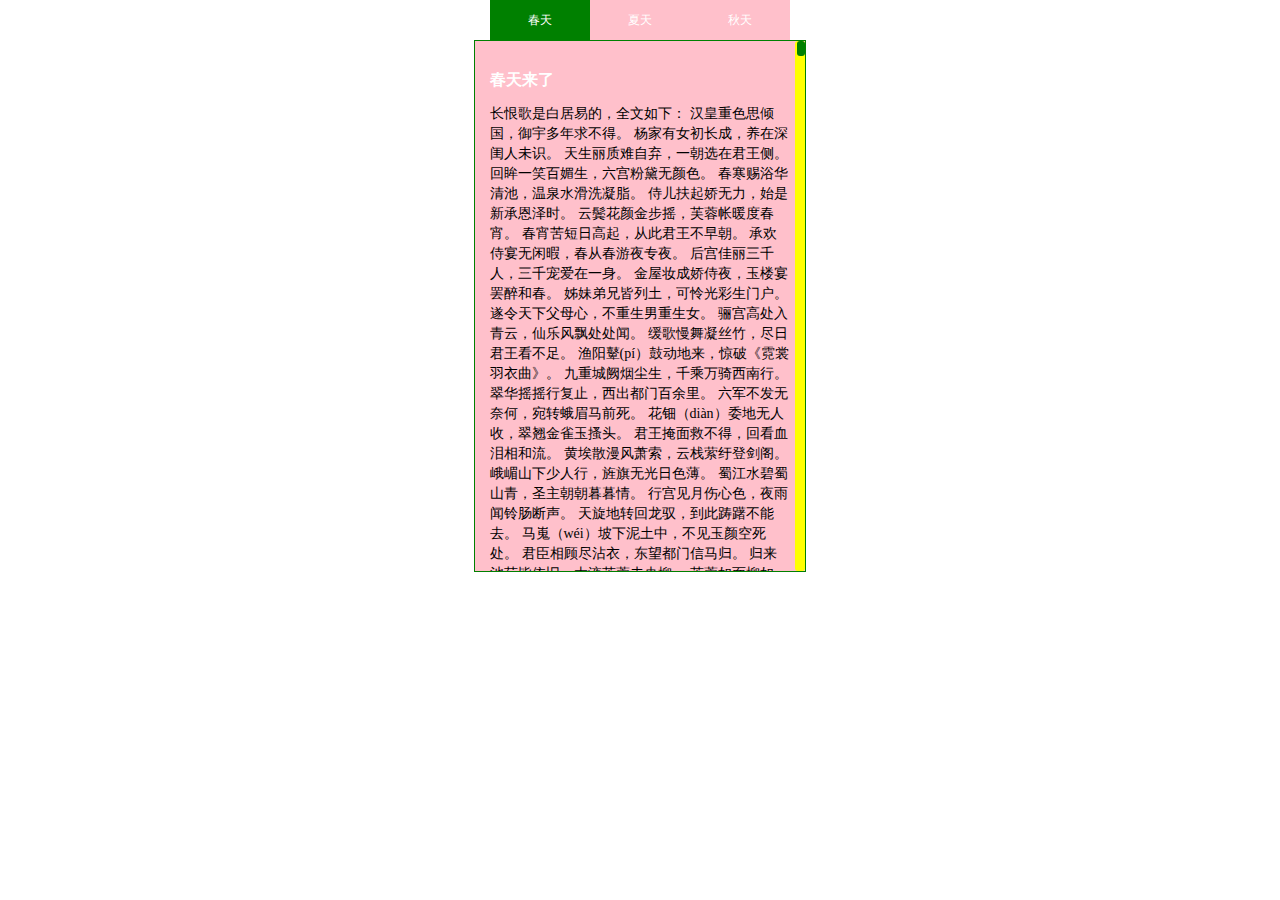
<file: jquery实现自定义滚动条/index.html>
<!DOCTYPE html>
<html>
	<head>
		<meta charset="utf-8" />
		<title></title>
		<link rel="stylesheet" type="text/css" href="css/reset.css"/>
		<link rel="stylesheet" type="text/css" href="css/global.css"/>
		<script src="js/jquery-1.7.1.min.js" type="text/javascript" charset="utf-8"></script>
		<script src="js/global.js" type="text/javascript" charset="utf-8"></script>
	</head>
	<body>
		<div class="fd-tab-items">
			<ul>
				<li  class="fd-li-active">
					<a href="javascript:void(0);">春天</a>
				</li>
				<li>
					<a href="javascript:void(0);">夏天</a>
				</li>
				<li>
					<a href="javascript:void(0);">秋天</a>
				</li>
			</ul>
		</div>
		<div class="fd-scroll-wrap">
			<div class="fd-scroll-content">
				<h2 class="fd-h2">春天来了</h2>
				<p>
					长恨歌是白居易的，全文如下：  汉皇重色思倾国，御宇多年求不得。  杨家有女初长成，养在深闺人未识。  天生丽质难自弃，一朝选在君王侧。  回眸一笑百媚生，六宫粉黛无颜色。  春寒赐浴华清池，温泉水滑洗凝脂。  侍儿扶起娇无力，始是新承恩泽时。  云鬓花颜金步摇，芙蓉帐暖度春宵。  春宵苦短日高起，从此君王不早朝。  承欢侍宴无闲暇，春从春游夜专夜。  后宫佳丽三千人，三千宠爱在一身。  金屋妆成娇侍夜，玉楼宴罢醉和春。  姊妹弟兄皆列土，可怜光彩生门户。  遂令天下父母心，不重生男重生女。  骊宫高处入青云，仙乐风飘处处闻。  缓歌慢舞凝丝竹，尽日君王看不足。  渔阳鼙(pí）鼓动地来，惊破《霓裳羽衣曲》。  九重城阙烟尘生，千乘万骑西南行。  翠华摇摇行复止，西出都门百余里。  六军不发无奈何，宛转蛾眉马前死。  花钿（diàn）委地无人收，翠翘金雀玉搔头。  君王掩面救不得，回看血泪相和流。  黄埃散漫风萧索，云栈萦纡登剑阁。  峨嵋山下少人行，旌旗无光日色薄。  蜀江水碧蜀山青，圣主朝朝暮暮情。  行宫见月伤心色，夜雨闻铃肠断声。  天旋地转回龙驭，到此踌躇不能去。  马嵬（wéi）坡下泥土中，不见玉颜空死处。  君臣相顾尽沾衣，东望都门信马归。  归来池苑皆依旧，太液芙蓉未央柳。  芙蓉如面柳如眉，对此如何不泪垂？  春风桃李花开日，秋雨梧桐叶落时。  西宫南内（一本作“苑”）多秋草，落叶满阶红不扫。  梨园弟子白发新，椒房阿监青娥老。  夕殿萤飞思悄然，孤灯挑尽未成眠。  迟迟钟鼓初长夜，耿耿星河欲曙天。  鸳鸯瓦冷霜华重，翡翠衾寒谁与共？  悠悠生死别经年，魂魄不曾来入梦。  临邛道士鸿都客，能以精诚致魂魄。  为感君王辗转思，遂教方士殷勤觅。  排空驭气奔如电，升天入地求之偏（同“遍”）。  上穷碧落下黄泉，两处茫茫皆不见。  忽闻海上有仙山，山在虚无缥缈间。  楼阁玲珑五云起，其中绰约多仙子。  中有一人字太真，雪肤花貌参差是。  金阙西厢叩玉扃，转教小玉报双成。  闻道汉家天子使，九华帐里梦魂惊。  揽衣推枕起徘徊，珠箔银屏迤逦开。  云鬓半偏新睡觉（jué），花冠不整下堂来。  风吹仙袂飘飖举，犹似霓裳羽衣舞。  玉容寂寞泪阑干，梨花一枝春带雨。  含情凝睇谢君王，一别音容两渺茫。  昭阳殿里恩爱绝，蓬莱宫中日月长。  回头下望人寰处，不见长安见尘雾。  惟将旧物表深情，钿合金钗寄将去。  钗留一股合一扇，钗擘黄金合分钿。  但教(语文选修课本上为“令”）心似金钿坚，天上人间会相见。  临别殷勤重寄词，词中有誓两心知。  七月七日长生殿，夜半无人私语时。  在天愿作比翼鸟，在地愿为连理枝。  天长地久有时尽，此恨绵绵无绝期。
				</p>
				<h2>春天来了</h2>
				<p>
					长恨歌是白居易的，全文如下：  汉皇重色思倾国，御宇多年求不得。  杨家有女初长成，养在深闺人未识。  天生丽质难自弃，一朝选在君王侧。  回眸一笑百媚生，六宫粉黛无颜色。  春寒赐浴华清池，温泉水滑洗凝脂。  侍儿扶起娇无力，始是新承恩泽时。  云鬓花颜金步摇，芙蓉帐暖度春宵。  春宵苦短日高起，从此君王不早朝。  承欢侍宴无闲暇，春从春游夜专夜。  后宫佳丽三千人，三千宠爱在一身。  金屋妆成娇侍夜，玉楼宴罢醉和春。  姊妹弟兄皆列土，可怜光彩生门户。  遂令天下父母心，不重生男重生女。  骊宫高处入青云，仙乐风飘处处闻。  缓歌慢舞凝丝竹，尽日君王看不足。  渔阳鼙(pí）鼓动地来，惊破《霓裳羽衣曲》。  九重城阙烟尘生，千乘万骑西南行。  翠华摇摇行复止，西出都门百余里。  六军不发无奈何，宛转蛾眉马前死。  花钿（diàn）委地无人收，翠翘金雀玉搔头。  君王掩面救不得，回看血泪相和流。  黄埃散漫风萧索，云栈萦纡登剑阁。  峨嵋山下少人行，旌旗无光日色薄。  蜀江水碧蜀山青，圣主朝朝暮暮情。  行宫见月伤心色，夜雨闻铃肠断声。  天旋地转回龙驭，到此踌躇不能去。  马嵬（wéi）坡下泥土中，不见玉颜空死处。  君臣相顾尽沾衣，东望都门信马归。  归来池苑皆依旧，太液芙蓉未央柳。  芙蓉如面柳如眉，对此如何不泪垂？  春风桃李花开日，秋雨梧桐叶落时。  西宫南内（一本作“苑”）多秋草，落叶满阶红不扫。  梨园弟子白发新，椒房阿监青娥老。  夕殿萤飞思悄然，孤灯挑尽未成眠。  迟迟钟鼓初长夜，耿耿星河欲曙天。  鸳鸯瓦冷霜华重，翡翠衾寒谁与共？  悠悠生死别经年，魂魄不曾来入梦。  临邛道士鸿都客，能以精诚致魂魄。  为感君王辗转思，遂教方士殷勤觅。  排空驭气奔如电，升天入地求之偏（同“遍”）。  上穷碧落下黄泉，两处茫茫皆不见。  忽闻海上有仙山，山在虚无缥缈间。  楼阁玲珑五云起，其中绰约多仙子。  中有一人字太真，雪肤花貌参差是。  金阙西厢叩玉扃，转教小玉报双成。  闻道汉家天子使，九华帐里梦魂惊。  揽衣推枕起徘徊，珠箔银屏迤逦开。  云鬓半偏新睡觉（jué），花冠不整下堂来。  风吹仙袂飘飖举，犹似霓裳羽衣舞。  玉容寂寞泪阑干，梨花一枝春带雨。  含情凝睇谢君王，一别音容两渺茫。  昭阳殿里恩爱绝，蓬莱宫中日月长。  回头下望人寰处，不见长安见尘雾。  惟将旧物表深情，钿合金钗寄将去。  钗留一股合一扇，钗擘黄金合分钿。  但教(语文选修课本上为“令”）心似金钿坚，天上人间会相见。  临别殷勤重寄词，词中有誓两心知。  七月七日长生殿，夜半无人私语时。  在天愿作比翼鸟，在地愿为连理枝。  天长地久有时尽，此恨绵绵无绝期。
				</p>
				<h2>春天来了</h2>
				<p>
					长恨歌是白居易的，全文如下：  汉皇重色思倾国，御宇多年求不得。  杨家有女初长成，养在深闺人未识。  天生丽质难自弃，一朝选在君王侧。  回眸一笑百媚生，六宫粉黛无颜色。  春寒赐浴华清池，温泉水滑洗凝脂。  侍儿扶起娇无力，始是新承恩泽时。  云鬓花颜金步摇，芙蓉帐暖度春宵。  春宵苦短日高起，从此君王不早朝。  承欢侍宴无闲暇，春从春游夜专夜。  后宫佳丽三千人，三千宠爱在一身。  金屋妆成娇侍夜，玉楼宴罢醉和春。  姊妹弟兄皆列土，可怜光彩生门户。  遂令天下父母心，不重生男重生女。  骊宫高处入青云，仙乐风飘处处闻。  缓歌慢舞凝丝竹，尽日君王看不足。  渔阳鼙(pí）鼓动地来，惊破《霓裳羽衣曲》。  九重城阙烟尘生，千乘万骑西南行。  翠华摇摇行复止，西出都门百余里。  六军不发无奈何，宛转蛾眉马前死。  花钿（diàn）委地无人收，翠翘金雀玉搔头。  君王掩面救不得，回看血泪相和流。  黄埃散漫风萧索，云栈萦纡登剑阁。  峨嵋山下少人行，旌旗无光日色薄。  蜀江水碧蜀山青，圣主朝朝暮暮情。  行宫见月伤心色，夜雨闻铃肠断声。  天旋地转回龙驭，到此踌躇不能去。  马嵬（wéi）坡下泥土中，不见玉颜空死处。  君臣相顾尽沾衣，东望都门信马归。  归来池苑皆依旧，太液芙蓉未央柳。  芙蓉如面柳如眉，对此如何不泪垂？  春风桃李花开日，秋雨梧桐叶落时。  西宫南内（一本作“苑”）多秋草，落叶满阶红不扫。  梨园弟子白发新，椒房阿监青娥老。  夕殿萤飞思悄然，孤灯挑尽未成眠。  迟迟钟鼓初长夜，耿耿星河欲曙天。  鸳鸯瓦冷霜华重，翡翠衾寒谁与共？  悠悠生死别经年，魂魄不曾来入梦。  临邛道士鸿都客，能以精诚致魂魄。  为感君王辗转思，遂教方士殷勤觅。  排空驭气奔如电，升天入地求之偏（同“遍”）。  上穷碧落下黄泉，两处茫茫皆不见。  忽闻海上有仙山，山在虚无缥缈间。  楼阁玲珑五云起，其中绰约多仙子。  中有一人字太真，雪肤花貌参差是。  金阙西厢叩玉扃，转教小玉报双成。  闻道汉家天子使，九华帐里梦魂惊。  揽衣推枕起徘徊，珠箔银屏迤逦开。  云鬓半偏新睡觉（jué），花冠不整下堂来。  风吹仙袂飘飖举，犹似霓裳羽衣舞。  玉容寂寞泪阑干，梨花一枝春带雨。  含情凝睇谢君王，一别音容两渺茫。  昭阳殿里恩爱绝，蓬莱宫中日月长。  回头下望人寰处，不见长安见尘雾。  惟将旧物表深情，钿合金钗寄将去。  钗留一股合一扇，钗擘黄金合分钿。  但教(语文选修课本上为“令”）心似金钿坚，天上人间会相见。  临别殷勤重寄词，词中有誓两心知。  七月七日长生殿，夜半无人私语时。  在天愿作比翼鸟，在地愿为连理枝。  天长地久有时尽，此恨绵绵无绝期。
				</p>
				<h2 class="fd-h2">夏天来了</h2>
				<p>
					长恨歌是白居易的，全文如下：  汉皇重色思倾国，御宇多年求不得。  杨家有女初长成，养在深闺人未识。  天生丽质难自弃，一朝选在君王侧。  回眸一笑百媚生，六宫粉黛无颜色。  春寒赐浴华清池，温泉水滑洗凝脂。  侍儿扶起娇无力，始是新承恩泽时。  云鬓花颜金步摇，芙蓉帐暖度春宵。  春宵苦短日高起，从此君王不早朝。  承欢侍宴无闲暇，春从春游夜专夜。  后宫佳丽三千人，三千宠爱在一身。  金屋妆成娇侍夜，玉楼宴罢醉和春。  姊妹弟兄皆列土，可怜光彩生门户。  遂令天下父母心，不重生男重生女。  骊宫高处入青云，仙乐风飘处处闻。  缓歌慢舞凝丝竹，尽日君王看不足。  渔阳鼙(pí）鼓动地来，惊破《霓裳羽衣曲》。  九重城阙烟尘生，千乘万骑西南行。  翠华摇摇行复止，西出都门百余里。  六军不发无奈何，宛转蛾眉马前死。  花钿（diàn）委地无人收，翠翘金雀玉搔头。  君王掩面救不得，回看血泪相和流。  黄埃散漫风萧索，云栈萦纡登剑阁。  峨嵋山下少人行，旌旗无光日色薄。  蜀江水碧蜀山青，圣主朝朝暮暮情。  行宫见月伤心色，夜雨闻铃肠断声。  天旋地转回龙驭，到此踌躇不能去。  马嵬（wéi）坡下泥土中，不见玉颜空死处。  君臣相顾尽沾衣，东望都门信马归。  归来池苑皆依旧，太液芙蓉未央柳。  芙蓉如面柳如眉，对此如何不泪垂？  春风桃李花开日，秋雨梧桐叶落时。  西宫南内（一本作“苑”）多秋草，落叶满阶红不扫。  梨园弟子白发新，椒房阿监青娥老。  夕殿萤飞思悄然，孤灯挑尽未成眠。  迟迟钟鼓初长夜，耿耿星河欲曙天。  鸳鸯瓦冷霜华重，翡翠衾寒谁与共？  悠悠生死别经年，魂魄不曾来入梦。  临邛道士鸿都客，能以精诚致魂魄。  为感君王辗转思，遂教方士殷勤觅。  排空驭气奔如电，升天入地求之偏（同“遍”）。  上穷碧落下黄泉，两处茫茫皆不见。  忽闻海上有仙山，山在虚无缥缈间。  楼阁玲珑五云起，其中绰约多仙子。  中有一人字太真，雪肤花貌参差是。  金阙西厢叩玉扃，转教小玉报双成。  闻道汉家天子使，九华帐里梦魂惊。  揽衣推枕起徘徊，珠箔银屏迤逦开。  云鬓半偏新睡觉（jué），花冠不整下堂来。  风吹仙袂飘飖举，犹似霓裳羽衣舞。  玉容寂寞泪阑干，梨花一枝春带雨。  含情凝睇谢君王，一别音容两渺茫。  昭阳殿里恩爱绝，蓬莱宫中日月长。  回头下望人寰处，不见长安见尘雾。  惟将旧物表深情，钿合金钗寄将去。  钗留一股合一扇，钗擘黄金合分钿。  但教(语文选修课本上为“令”）心似金钿坚，天上人间会相见。  临别殷勤重寄词，词中有誓两心知。  七月七日长生殿，夜半无人私语时。  在天愿作比翼鸟，在地愿为连理枝。  天长地久有时尽，此恨绵绵无绝期。
				</p>
				<h2>春天来了</h2>
				<p>
					长恨歌是白居易的，全文如下：  汉皇重色思倾国，御宇多年求不得。  杨家有女初长成，养在深闺人未识。  天生丽质难自弃，一朝选在君王侧。  回眸一笑百媚生，六宫粉黛无颜色。  春寒赐浴华清池，温泉水滑洗凝脂。  侍儿扶起娇无力，始是新承恩泽时。  云鬓花颜金步摇，芙蓉帐暖度春宵。  春宵苦短日高起，从此君王不早朝。  承欢侍宴无闲暇，春从春游夜专夜。  后宫佳丽三千人，三千宠爱在一身。  金屋妆成娇侍夜，玉楼宴罢醉和春。  姊妹弟兄皆列土，可怜光彩生门户。  遂令天下父母心，不重生男重生女。  骊宫高处入青云，仙乐风飘处处闻。  缓歌慢舞凝丝竹，尽日君王看不足。  渔阳鼙(pí）鼓动地来，惊破《霓裳羽衣曲》。  九重城阙烟尘生，千乘万骑西南行。  翠华摇摇行复止，西出都门百余里。  六军不发无奈何，宛转蛾眉马前死。  花钿（diàn）委地无人收，翠翘金雀玉搔头。  君王掩面救不得，回看血泪相和流。  黄埃散漫风萧索，云栈萦纡登剑阁。  峨嵋山下少人行，旌旗无光日色薄。  蜀江水碧蜀山青，圣主朝朝暮暮情。  行宫见月伤心色，夜雨闻铃肠断声。  天旋地转回龙驭，到此踌躇不能去。  马嵬（wéi）坡下泥土中，不见玉颜空死处。  君臣相顾尽沾衣，东望都门信马归。  归来池苑皆依旧，太液芙蓉未央柳。  芙蓉如面柳如眉，对此如何不泪垂？  春风桃李花开日，秋雨梧桐叶落时。  西宫南内（一本作“苑”）多秋草，落叶满阶红不扫。  梨园弟子白发新，椒房阿监青娥老。  夕殿萤飞思悄然，孤灯挑尽未成眠。  迟迟钟鼓初长夜，耿耿星河欲曙天。  鸳鸯瓦冷霜华重，翡翠衾寒谁与共？  悠悠生死别经年，魂魄不曾来入梦。  临邛道士鸿都客，能以精诚致魂魄。  为感君王辗转思，遂教方士殷勤觅。  排空驭气奔如电，升天入地求之偏（同“遍”）。  上穷碧落下黄泉，两处茫茫皆不见。  忽闻海上有仙山，山在虚无缥缈间。  楼阁玲珑五云起，其中绰约多仙子。  中有一人字太真，雪肤花貌参差是。  金阙西厢叩玉扃，转教小玉报双成。  闻道汉家天子使，九华帐里梦魂惊。  揽衣推枕起徘徊，珠箔银屏迤逦开。  云鬓半偏新睡觉（jué），花冠不整下堂来。  风吹仙袂飘飖举，犹似霓裳羽衣舞。  玉容寂寞泪阑干，梨花一枝春带雨。  含情凝睇谢君王，一别音容两渺茫。  昭阳殿里恩爱绝，蓬莱宫中日月长。  回头下望人寰处，不见长安见尘雾。  惟将旧物表深情，钿合金钗寄将去。  钗留一股合一扇，钗擘黄金合分钿。  但教(语文选修课本上为“令”）心似金钿坚，天上人间会相见。  临别殷勤重寄词，词中有誓两心知。  七月七日长生殿，夜半无人私语时。  在天愿作比翼鸟，在地愿为连理枝。  天长地久有时尽，此恨绵绵无绝期。
				</p>
				<h2>春天来了</h2>
				<p>
					长恨歌是白居易的，全文如下：  汉皇重色思倾国，御宇多年求不得。  杨家有女初长成，养在深闺人未识。  天生丽质难自弃，一朝选在君王侧。  回眸一笑百媚生，六宫粉黛无颜色。  春寒赐浴华清池，温泉水滑洗凝脂。  侍儿扶起娇无力，始是新承恩泽时。  云鬓花颜金步摇，芙蓉帐暖度春宵。  春宵苦短日高起，从此君王不早朝。  承欢侍宴无闲暇，春从春游夜专夜。  后宫佳丽三千人，三千宠爱在一身。  金屋妆成娇侍夜，玉楼宴罢醉和春。  姊妹弟兄皆列土，可怜光彩生门户。  遂令天下父母心，不重生男重生女。  骊宫高处入青云，仙乐风飘处处闻。  缓歌慢舞凝丝竹，尽日君王看不足。  渔阳鼙(pí）鼓动地来，惊破《霓裳羽衣曲》。  九重城阙烟尘生，千乘万骑西南行。  翠华摇摇行复止，西出都门百余里。  六军不发无奈何，宛转蛾眉马前死。  花钿（diàn）委地无人收，翠翘金雀玉搔头。  君王掩面救不得，回看血泪相和流。  黄埃散漫风萧索，云栈萦纡登剑阁。  峨嵋山下少人行，旌旗无光日色薄。  蜀江水碧蜀山青，圣主朝朝暮暮情。  行宫见月伤心色，夜雨闻铃肠断声。  天旋地转回龙驭，到此踌躇不能去。  马嵬（wéi）坡下泥土中，不见玉颜空死处。  君臣相顾尽沾衣，东望都门信马归。  归来池苑皆依旧，太液芙蓉未央柳。  芙蓉如面柳如眉，对此如何不泪垂？  春风桃李花开日，秋雨梧桐叶落时。  西宫南内（一本作“苑”）多秋草，落叶满阶红不扫。  梨园弟子白发新，椒房阿监青娥老。  夕殿萤飞思悄然，孤灯挑尽未成眠。  迟迟钟鼓初长夜，耿耿星河欲曙天。  鸳鸯瓦冷霜华重，翡翠衾寒谁与共？  悠悠生死别经年，魂魄不曾来入梦。  临邛道士鸿都客，能以精诚致魂魄。  为感君王辗转思，遂教方士殷勤觅。  排空驭气奔如电，升天入地求之偏（同“遍”）。  上穷碧落下黄泉，两处茫茫皆不见。  忽闻海上有仙山，山在虚无缥缈间。  楼阁玲珑五云起，其中绰约多仙子。  中有一人字太真，雪肤花貌参差是。  金阙西厢叩玉扃，转教小玉报双成。  闻道汉家天子使，九华帐里梦魂惊。  揽衣推枕起徘徊，珠箔银屏迤逦开。  云鬓半偏新睡觉（jué），花冠不整下堂来。  风吹仙袂飘飖举，犹似霓裳羽衣舞。  玉容寂寞泪阑干，梨花一枝春带雨。  含情凝睇谢君王，一别音容两渺茫。  昭阳殿里恩爱绝，蓬莱宫中日月长。  回头下望人寰处，不见长安见尘雾。  惟将旧物表深情，钿合金钗寄将去。  钗留一股合一扇，钗擘黄金合分钿。  但教(语文选修课本上为“令”）心似金钿坚，天上人间会相见。  临别殷勤重寄词，词中有誓两心知。  七月七日长生殿，夜半无人私语时。  在天愿作比翼鸟，在地愿为连理枝。  天长地久有时尽，此恨绵绵无绝期。
				</p>
				<h2>春天来了</h2>
				<p>
					长恨歌是白居易的，全文如下：  汉皇重色思倾国，御宇多年求不得。  杨家有女初长成，养在深闺人未识。  天生丽质难自弃，一朝选在君王侧。  回眸一笑百媚生，六宫粉黛无颜色。  春寒赐浴华清池，温泉水滑洗凝脂。  侍儿扶起娇无力，始是新承恩泽时。  云鬓花颜金步摇，芙蓉帐暖度春宵。  春宵苦短日高起，从此君王不早朝。  承欢侍宴无闲暇，春从春游夜专夜。  后宫佳丽三千人，三千宠爱在一身。  金屋妆成娇侍夜，玉楼宴罢醉和春。  姊妹弟兄皆列土，可怜光彩生门户。  遂令天下父母心，不重生男重生女。  骊宫高处入青云，仙乐风飘处处闻。  缓歌慢舞凝丝竹，尽日君王看不足。  渔阳鼙(pí）鼓动地来，惊破《霓裳羽衣曲》。  九重城阙烟尘生，千乘万骑西南行。  翠华摇摇行复止，西出都门百余里。  六军不发无奈何，宛转蛾眉马前死。  花钿（diàn）委地无人收，翠翘金雀玉搔头。  君王掩面救不得，回看血泪相和流。  黄埃散漫风萧索，云栈萦纡登剑阁。  峨嵋山下少人行，旌旗无光日色薄。  蜀江水碧蜀山青，圣主朝朝暮暮情。  行宫见月伤心色，夜雨闻铃肠断声。  天旋地转回龙驭，到此踌躇不能去。  马嵬（wéi）坡下泥土中，不见玉颜空死处。  君臣相顾尽沾衣，东望都门信马归。  归来池苑皆依旧，太液芙蓉未央柳。  芙蓉如面柳如眉，对此如何不泪垂？  春风桃李花开日，秋雨梧桐叶落时。  西宫南内（一本作“苑”）多秋草，落叶满阶红不扫。  梨园弟子白发新，椒房阿监青娥老。  夕殿萤飞思悄然，孤灯挑尽未成眠。  迟迟钟鼓初长夜，耿耿星河欲曙天。  鸳鸯瓦冷霜华重，翡翠衾寒谁与共？  悠悠生死别经年，魂魄不曾来入梦。  临邛道士鸿都客，能以精诚致魂魄。  为感君王辗转思，遂教方士殷勤觅。  排空驭气奔如电，升天入地求之偏（同“遍”）。  上穷碧落下黄泉，两处茫茫皆不见。  忽闻海上有仙山，山在虚无缥缈间。  楼阁玲珑五云起，其中绰约多仙子。  中有一人字太真，雪肤花貌参差是。  金阙西厢叩玉扃，转教小玉报双成。  闻道汉家天子使，九华帐里梦魂惊。  揽衣推枕起徘徊，珠箔银屏迤逦开。  云鬓半偏新睡觉（jué），花冠不整下堂来。  风吹仙袂飘飖举，犹似霓裳羽衣舞。  玉容寂寞泪阑干，梨花一枝春带雨。  含情凝睇谢君王，一别音容两渺茫。  昭阳殿里恩爱绝，蓬莱宫中日月长。  回头下望人寰处，不见长安见尘雾。  惟将旧物表深情，钿合金钗寄将去。  钗留一股合一扇，钗擘黄金合分钿。  但教(语文选修课本上为“令”）心似金钿坚，天上人间会相见。  临别殷勤重寄词，词中有誓两心知。  七月七日长生殿，夜半无人私语时。  在天愿作比翼鸟，在地愿为连理枝。  天长地久有时尽，此恨绵绵无绝期。
				</p>
				<p>
					长恨歌是白居易的，全文如下：  汉皇重色思倾国，御宇多年求不得。  杨家有女初长成，养在深闺人未识。  天生丽质难自弃，一朝选在君王侧。  回眸一笑百媚生，六宫粉黛无颜色。  春寒赐浴华清池，温泉水滑洗凝脂。  侍儿扶起娇无力，始是新承恩泽时。  云鬓花颜金步摇，芙蓉帐暖度春宵。  春宵苦短日高起，从此君王不早朝。  承欢侍宴无闲暇，春从春游夜专夜。  后宫佳丽三千人，三千宠爱在一身。  金屋妆成娇侍夜，玉楼宴罢醉和春。  姊妹弟兄皆列土，可怜光彩生门户。  遂令天下父母心，不重生男重生女。  骊宫高处入青云，仙乐风飘处处闻。  缓歌慢舞凝丝竹，尽日君王看不足。  渔阳鼙(pí）鼓动地来，惊破《霓裳羽衣曲》。  九重城阙烟尘生，千乘万骑西南行。  翠华摇摇行复止，西出都门百余里。  六军不发无奈何，宛转蛾眉马前死。  花钿（diàn）委地无人收，翠翘金雀玉搔头。  君王掩面救不得，回看血泪相和流。  黄埃散漫风萧索，云栈萦纡登剑阁。  峨嵋山下少人行，旌旗无光日色薄。  蜀江水碧蜀山青，圣主朝朝暮暮情。  行宫见月伤心色，夜雨闻铃肠断声。  天旋地转回龙驭，到此踌躇不能去。  马嵬（wéi）坡下泥土中，不见玉颜空死处。  君臣相顾尽沾衣，东望都门信马归。  归来池苑皆依旧，太液芙蓉未央柳。  芙蓉如面柳如眉，对此如何不泪垂？  春风桃李花开日，秋雨梧桐叶落时。  西宫南内（一本作“苑”）多秋草，落叶满阶红不扫。  梨园弟子白发新，椒房阿监青娥老。  夕殿萤飞思悄然，孤灯挑尽未成眠。  迟迟钟鼓初长夜，耿耿星河欲曙天。  鸳鸯瓦冷霜华重，翡翠衾寒谁与共？  悠悠生死别经年，魂魄不曾来入梦。  临邛道士鸿都客，能以精诚致魂魄。  为感君王辗转思，遂教方士殷勤觅。  排空驭气奔如电，升天入地求之偏（同“遍”）。  上穷碧落下黄泉，两处茫茫皆不见。  忽闻海上有仙山，山在虚无缥缈间。  楼阁玲珑五云起，其中绰约多仙子。  中有一人字太真，雪肤花貌参差是。  金阙西厢叩玉扃，转教小玉报双成。  闻道汉家天子使，九华帐里梦魂惊。  揽衣推枕起徘徊，珠箔银屏迤逦开。  云鬓半偏新睡觉（jué），花冠不整下堂来。  风吹仙袂飘飖举，犹似霓裳羽衣舞。  玉容寂寞泪阑干，梨花一枝春带雨。  含情凝睇谢君王，一别音容两渺茫。  昭阳殿里恩爱绝，蓬莱宫中日月长。  回头下望人寰处，不见长安见尘雾。  惟将旧物表深情，钿合金钗寄将去。  钗留一股合一扇，钗擘黄金合分钿。  但教(语文选修课本上为“令”）心似金钿坚，天上人间会相见。  临别殷勤重寄词，词中有誓两心知。  七月七日长生殿，夜半无人私语时。  在天愿作比翼鸟，在地愿为连理枝。  天长地久有时尽，此恨绵绵无绝期。
				</p>
				<h2>春天来了</h2>
				<p>
					长恨歌是白居易的，全文如下：  汉皇重色思倾国，御宇多年求不得。  杨家有女初长成，养在深闺人未识。  天生丽质难自弃，一朝选在君王侧。  回眸一笑百媚生，六宫粉黛无颜色。  春寒赐浴华清池，温泉水滑洗凝脂。  侍儿扶起娇无力，始是新承恩泽时。  云鬓花颜金步摇，芙蓉帐暖度春宵。  春宵苦短日高起，从此君王不早朝。  承欢侍宴无闲暇，春从春游夜专夜。  后宫佳丽三千人，三千宠爱在一身。  金屋妆成娇侍夜，玉楼宴罢醉和春。  姊妹弟兄皆列土，可怜光彩生门户。  遂令天下父母心，不重生男重生女。  骊宫高处入青云，仙乐风飘处处闻。  缓歌慢舞凝丝竹，尽日君王看不足。  渔阳鼙(pí）鼓动地来，惊破《霓裳羽衣曲》。  九重城阙烟尘生，千乘万骑西南行。  翠华摇摇行复止，西出都门百余里。  六军不发无奈何，宛转蛾眉马前死。  花钿（diàn）委地无人收，翠翘金雀玉搔头。  君王掩面救不得，回看血泪相和流。  黄埃散漫风萧索，云栈萦纡登剑阁。  峨嵋山下少人行，旌旗无光日色薄。  蜀江水碧蜀山青，圣主朝朝暮暮情。  行宫见月伤心色，夜雨闻铃肠断声。  天旋地转回龙驭，到此踌躇不能去。  马嵬（wéi）坡下泥土中，不见玉颜空死处。  君臣相顾尽沾衣，东望都门信马归。  归来池苑皆依旧，太液芙蓉未央柳。  芙蓉如面柳如眉，对此如何不泪垂？  春风桃李花开日，秋雨梧桐叶落时。  西宫南内（一本作“苑”）多秋草，落叶满阶红不扫。  梨园弟子白发新，椒房阿监青娥老。  夕殿萤飞思悄然，孤灯挑尽未成眠。  迟迟钟鼓初长夜，耿耿星河欲曙天。  鸳鸯瓦冷霜华重，翡翠衾寒谁与共？  悠悠生死别经年，魂魄不曾来入梦。  临邛道士鸿都客，能以精诚致魂魄。  为感君王辗转思，遂教方士殷勤觅。  排空驭气奔如电，升天入地求之偏（同“遍”）。  上穷碧落下黄泉，两处茫茫皆不见。  忽闻海上有仙山，山在虚无缥缈间。  楼阁玲珑五云起，其中绰约多仙子。  中有一人字太真，雪肤花貌参差是。  金阙西厢叩玉扃，转教小玉报双成。  闻道汉家天子使，九华帐里梦魂惊。  揽衣推枕起徘徊，珠箔银屏迤逦开。  云鬓半偏新睡觉（jué），花冠不整下堂来。  风吹仙袂飘飖举，犹似霓裳羽衣舞。  玉容寂寞泪阑干，梨花一枝春带雨。  含情凝睇谢君王，一别音容两渺茫。  昭阳殿里恩爱绝，蓬莱宫中日月长。  回头下望人寰处，不见长安见尘雾。  惟将旧物表深情，钿合金钗寄将去。  钗留一股合一扇，钗擘黄金合分钿。  但教(语文选修课本上为“令”）心似金钿坚，天上人间会相见。  临别殷勤重寄词，词中有誓两心知。  七月七日长生殿，夜半无人私语时。  在天愿作比翼鸟，在地愿为连理枝。  天长地久有时尽，此恨绵绵无绝期。
				</p>
				<h2>春天来了</h2>
				<p>
					长恨歌是白居易的，全文如下：  汉皇重色思倾国，御宇多年求不得。  杨家有女初长成，养在深闺人未识。  天生丽质难自弃，一朝选在君王侧。  回眸一笑百媚生，六宫粉黛无颜色。  春寒赐浴华清池，温泉水滑洗凝脂。  侍儿扶起娇无力，始是新承恩泽时。  云鬓花颜金步摇，芙蓉帐暖度春宵。  春宵苦短日高起，从此君王不早朝。  承欢侍宴无闲暇，春从春游夜专夜。  后宫佳丽三千人，三千宠爱在一身。  金屋妆成娇侍夜，玉楼宴罢醉和春。  姊妹弟兄皆列土，可怜光彩生门户。  遂令天下父母心，不重生男重生女。  骊宫高处入青云，仙乐风飘处处闻。  缓歌慢舞凝丝竹，尽日君王看不足。  渔阳鼙(pí）鼓动地来，惊破《霓裳羽衣曲》。  九重城阙烟尘生，千乘万骑西南行。  翠华摇摇行复止，西出都门百余里。  六军不发无奈何，宛转蛾眉马前死。  花钿（diàn）委地无人收，翠翘金雀玉搔头。  君王掩面救不得，回看血泪相和流。  黄埃散漫风萧索，云栈萦纡登剑阁。  峨嵋山下少人行，旌旗无光日色薄。  蜀江水碧蜀山青，圣主朝朝暮暮情。  行宫见月伤心色，夜雨闻铃肠断声。  天旋地转回龙驭，到此踌躇不能去。  马嵬（wéi）坡下泥土中，不见玉颜空死处。  君臣相顾尽沾衣，东望都门信马归。  归来池苑皆依旧，太液芙蓉未央柳。  芙蓉如面柳如眉，对此如何不泪垂？  春风桃李花开日，秋雨梧桐叶落时。  西宫南内（一本作“苑”）多秋草，落叶满阶红不扫。  梨园弟子白发新，椒房阿监青娥老。  夕殿萤飞思悄然，孤灯挑尽未成眠。  迟迟钟鼓初长夜，耿耿星河欲曙天。  鸳鸯瓦冷霜华重，翡翠衾寒谁与共？  悠悠生死别经年，魂魄不曾来入梦。  临邛道士鸿都客，能以精诚致魂魄。  为感君王辗转思，遂教方士殷勤觅。  排空驭气奔如电，升天入地求之偏（同“遍”）。  上穷碧落下黄泉，两处茫茫皆不见。  忽闻海上有仙山，山在虚无缥缈间。  楼阁玲珑五云起，其中绰约多仙子。  中有一人字太真，雪肤花貌参差是。  金阙西厢叩玉扃，转教小玉报双成。  闻道汉家天子使，九华帐里梦魂惊。  揽衣推枕起徘徊，珠箔银屏迤逦开。  云鬓半偏新睡觉（jué），花冠不整下堂来。  风吹仙袂飘飖举，犹似霓裳羽衣舞。  玉容寂寞泪阑干，梨花一枝春带雨。  含情凝睇谢君王，一别音容两渺茫。  昭阳殿里恩爱绝，蓬莱宫中日月长。  回头下望人寰处，不见长安见尘雾。  惟将旧物表深情，钿合金钗寄将去。  钗留一股合一扇，钗擘黄金合分钿。  但教(语文选修课本上为“令”）心似金钿坚，天上人间会相见。  临别殷勤重寄词，词中有誓两心知。  七月七日长生殿，夜半无人私语时。  在天愿作比翼鸟，在地愿为连理枝。  天长地久有时尽，此恨绵绵无绝期。
				</p>
				<h2>春天来了</h2>
				<p>
					长恨歌是白居易的，全文如下：  汉皇重色思倾国，御宇多年求不得。  杨家有女初长成，养在深闺人未识。  天生丽质难自弃，一朝选在君王侧。  回眸一笑百媚生，六宫粉黛无颜色。  春寒赐浴华清池，温泉水滑洗凝脂。  侍儿扶起娇无力，始是新承恩泽时。  云鬓花颜金步摇，芙蓉帐暖度春宵。  春宵苦短日高起，从此君王不早朝。  承欢侍宴无闲暇，春从春游夜专夜。  后宫佳丽三千人，三千宠爱在一身。  金屋妆成娇侍夜，玉楼宴罢醉和春。  姊妹弟兄皆列土，可怜光彩生门户。  遂令天下父母心，不重生男重生女。  骊宫高处入青云，仙乐风飘处处闻。  缓歌慢舞凝丝竹，尽日君王看不足。  渔阳鼙(pí）鼓动地来，惊破《霓裳羽衣曲》。  九重城阙烟尘生，千乘万骑西南行。  翠华摇摇行复止，西出都门百余里。  六军不发无奈何，宛转蛾眉马前死。  花钿（diàn）委地无人收，翠翘金雀玉搔头。  君王掩面救不得，回看血泪相和流。  黄埃散漫风萧索，云栈萦纡登剑阁。  峨嵋山下少人行，旌旗无光日色薄。  蜀江水碧蜀山青，圣主朝朝暮暮情。  行宫见月伤心色，夜雨闻铃肠断声。  天旋地转回龙驭，到此踌躇不能去。  马嵬（wéi）坡下泥土中，不见玉颜空死处。  君臣相顾尽沾衣，东望都门信马归。  归来池苑皆依旧，太液芙蓉未央柳。  芙蓉如面柳如眉，对此如何不泪垂？  春风桃李花开日，秋雨梧桐叶落时。  西宫南内（一本作“苑”）多秋草，落叶满阶红不扫。  梨园弟子白发新，椒房阿监青娥老。  夕殿萤飞思悄然，孤灯挑尽未成眠。  迟迟钟鼓初长夜，耿耿星河欲曙天。  鸳鸯瓦冷霜华重，翡翠衾寒谁与共？  悠悠生死别经年，魂魄不曾来入梦。  临邛道士鸿都客，能以精诚致魂魄。  为感君王辗转思，遂教方士殷勤觅。  排空驭气奔如电，升天入地求之偏（同“遍”）。  上穷碧落下黄泉，两处茫茫皆不见。  忽闻海上有仙山，山在虚无缥缈间。  楼阁玲珑五云起，其中绰约多仙子。  中有一人字太真，雪肤花貌参差是。  金阙西厢叩玉扃，转教小玉报双成。  闻道汉家天子使，九华帐里梦魂惊。  揽衣推枕起徘徊，珠箔银屏迤逦开。  云鬓半偏新睡觉（jué），花冠不整下堂来。  风吹仙袂飘飖举，犹似霓裳羽衣舞。  玉容寂寞泪阑干，梨花一枝春带雨。  含情凝睇谢君王，一别音容两渺茫。  昭阳殿里恩爱绝，蓬莱宫中日月长。  回头下望人寰处，不见长安见尘雾。  惟将旧物表深情，钿合金钗寄将去。  钗留一股合一扇，钗擘黄金合分钿。  但教(语文选修课本上为“令”）心似金钿坚，天上人间会相见。  临别殷勤重寄词，词中有誓两心知。  七月七日长生殿，夜半无人私语时。  在天愿作比翼鸟，在地愿为连理枝。  天长地久有时尽，此恨绵绵无绝期。
				</p>
				<p>
					长恨歌是白居易的，全文如下：  汉皇重色思倾国，御宇多年求不得。  杨家有女初长成，养在深闺人未识。  天生丽质难自弃，一朝选在君王侧。  回眸一笑百媚生，六宫粉黛无颜色。  春寒赐浴华清池，温泉水滑洗凝脂。  侍儿扶起娇无力，始是新承恩泽时。  云鬓花颜金步摇，芙蓉帐暖度春宵。  春宵苦短日高起，从此君王不早朝。  承欢侍宴无闲暇，春从春游夜专夜。  后宫佳丽三千人，三千宠爱在一身。  金屋妆成娇侍夜，玉楼宴罢醉和春。  姊妹弟兄皆列土，可怜光彩生门户。  遂令天下父母心，不重生男重生女。  骊宫高处入青云，仙乐风飘处处闻。  缓歌慢舞凝丝竹，尽日君王看不足。  渔阳鼙(pí）鼓动地来，惊破《霓裳羽衣曲》。  九重城阙烟尘生，千乘万骑西南行。  翠华摇摇行复止，西出都门百余里。  六军不发无奈何，宛转蛾眉马前死。  花钿（diàn）委地无人收，翠翘金雀玉搔头。  君王掩面救不得，回看血泪相和流。  黄埃散漫风萧索，云栈萦纡登剑阁。  峨嵋山下少人行，旌旗无光日色薄。  蜀江水碧蜀山青，圣主朝朝暮暮情。  行宫见月伤心色，夜雨闻铃肠断声。  天旋地转回龙驭，到此踌躇不能去。  马嵬（wéi）坡下泥土中，不见玉颜空死处。  君臣相顾尽沾衣，东望都门信马归。  归来池苑皆依旧，太液芙蓉未央柳。  芙蓉如面柳如眉，对此如何不泪垂？  春风桃李花开日，秋雨梧桐叶落时。  西宫南内（一本作“苑”）多秋草，落叶满阶红不扫。  梨园弟子白发新，椒房阿监青娥老。  夕殿萤飞思悄然，孤灯挑尽未成眠。  迟迟钟鼓初长夜，耿耿星河欲曙天。  鸳鸯瓦冷霜华重，翡翠衾寒谁与共？  悠悠生死别经年，魂魄不曾来入梦。  临邛道士鸿都客，能以精诚致魂魄。  为感君王辗转思，遂教方士殷勤觅。  排空驭气奔如电，升天入地求之偏（同“遍”）。  上穷碧落下黄泉，两处茫茫皆不见。  忽闻海上有仙山，山在虚无缥缈间。  楼阁玲珑五云起，其中绰约多仙子。  中有一人字太真，雪肤花貌参差是。  金阙西厢叩玉扃，转教小玉报双成。  闻道汉家天子使，九华帐里梦魂惊。  揽衣推枕起徘徊，珠箔银屏迤逦开。  云鬓半偏新睡觉（jué），花冠不整下堂来。  风吹仙袂飘飖举，犹似霓裳羽衣舞。  玉容寂寞泪阑干，梨花一枝春带雨。  含情凝睇谢君王，一别音容两渺茫。  昭阳殿里恩爱绝，蓬莱宫中日月长。  回头下望人寰处，不见长安见尘雾。  惟将旧物表深情，钿合金钗寄将去。  钗留一股合一扇，钗擘黄金合分钿。  但教(语文选修课本上为“令”）心似金钿坚，天上人间会相见。  临别殷勤重寄词，词中有誓两心知。  七月七日长生殿，夜半无人私语时。  在天愿作比翼鸟，在地愿为连理枝。  天长地久有时尽，此恨绵绵无绝期。
				</p>
				<h2 class="fd-h2">秋天来了</h2>
				<p>
					长恨歌是白居易的，全文如下：  汉皇重色思倾国，御宇多年求不得。  
				</p>
				<div class="fd-div-patch"></div>
			</div>
			<div class="fd-scroll-bar-wrp">
				<div class="fd-scrollbar">
					
				</div>
			</div>
		</div>
	
	<script src="js/jquery-1.7.1.min.js" type="text/javascript" charset="utf-8"></script>
	</body>
</html>
</file>
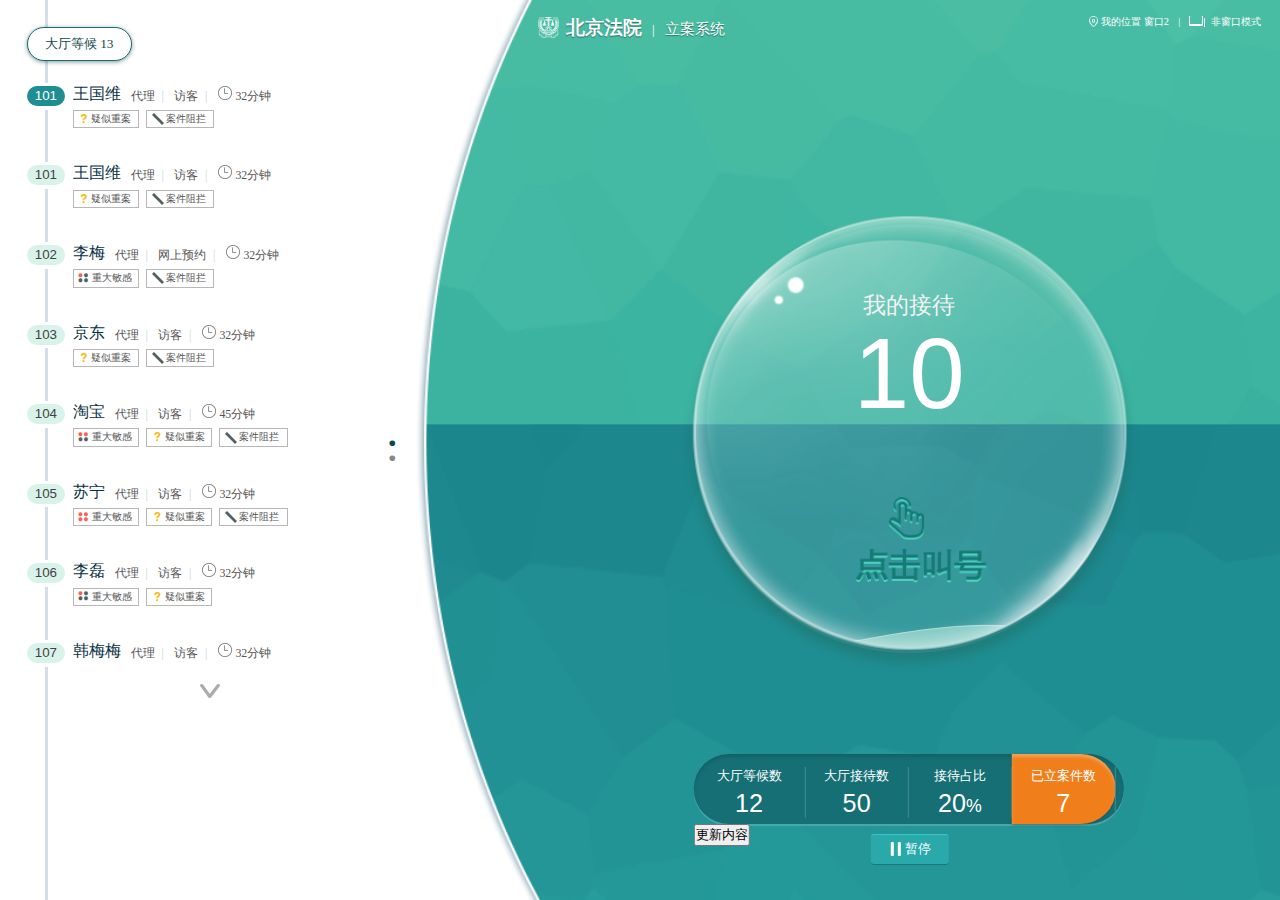
<file: 立案叫号系统/index.html>
<!DOCTYPE html>
<html ng-app="queue">
<head lang="en">
    <meta charset="UTF-8">
    <title></title>
    <link type="text/css" rel="stylesheet" href="css/reset.css">
    <link type="text/css" rel="stylesheet" href="css/common.css">
    <!--<link type="text/css" rel="stylesheet" href="css/svg.css">-->
    <script type="text/javascript" src="js/lib/jquery/jQuery.v1.11.1.min.js"></script>
    <script type="text/javascript" src="js/app/setHtmlSize.js"></script>
    <script type="text/javascript" src="js/app/snap.svg-min.js"></script>
    <script type="text/javascript" src="js/app/pluginFliudWater.js"></script>
</head>
<body class="fd-body">
<article class="fd-wrapper" ng-controller="queueController">
    <!-- 左侧内容容器部分 -->
    <div class="fd-left-wrapper">
        <!-- 左侧内容的导航线条部分 -->
        <p class="fd-nav-line"></p>
        <div class="fd-pages">
            <a ng-class="{'fd-current': pageNum == pageData.currentPage}" ng-repeat="pageNum in pageList" ng-click="updatePage(pageNum)">●</a>
        </div>
        <!-- 左侧的内容部分 -->
        <section class="fd-left-con">
            <!-- 左侧内容的头部 -->
            <header class="fd-left-con-h">
                <span ng-bind="queueData.title"></span>
                <label ng-bind="queueData.list.length"></label>
            </header>
            <!-- fd-left-con-h end -->
            <!-- 左侧排队列表信息容器部分 -->
            <div class="fd-left-con-info-wrap">
                <a class="fd-pages-prev" ng-class="{'hided': pageData.currentPage==1}" ng-if="pageData.countPage > 1" ng-click="updatePage(pageData.currentPage - 1)"></a>
                <!--fd-left-con-info 左侧排队列表信息内容部分-->
                <div class="fd-left-con-info">
                    <!--排队列表部分-->
                    <ul>
                        <!--排队列表的单项信息部分 -->
                        <li class="fd-queue-item" ng-class="{'active': $index == 0}" ng-repeat="queueData in queueData.list" ng-show="isShow(pageData, $index)">
                            <!--单项序号展示-->
                            <div class="fd-queue-num-wrap">
                                <label class="fd-queue-num" ng-bind="queueData.serialNum"></label>
                            </div>
                            <!--fd-queue-num-wrap end-->
                            <!--fd-queue-con 单项信息展示内容-->
                            <section class="fd-queue-con">
                                <!--fd-queue-con-h 信息项的头部-->
                                <header class="fd-queue-con-h">
                                    <span class="fd-queue-item-name" ng-bind="queueData.personName"></span>
                                    <span class="fd-queue-item-info fd-queue-item-type" ng-bind="queueData.personType"></span>
                                    <span class="fd-queue-item-info fd-queue-item-mode" ng-bind="queueData.reservationMode"></span>
                                    <span class="fd-queue-item-info fd-queue-item-time" ng-bind="queueData.waitTime"></span>
                                </header>
                                <!--信息项的标签部分内容-->
                                <div class="fd-queue-item-label-wrap">
                                    <!--重大敏感标签 type可以控制红色圆点的个数-->
                                    <div class="fd-queue-item-label fd-label-01" ng-if="queueData.zdmg > 0" type="{{queueData.zdmg}}">
                                        <!--圆点的展现-->
										<div class="fd-queue-item-wrap">
											<div class="fd-label-icon">
												<label></label>
												<label></label>
												<label></label>
												<label></label>
											</div>
											<!--fd-label-icon end-->
											<span>重大敏感</span>
										</div>
                                    </div>
                                    <div class="fd-queue-item-label fd-label-01 fd-label-special" ng-if="queueData.ysza">
										<div class="fd-label-02 fd-label-icon ">
											
										</div>
										<span>疑似重案</span>
									</div>
                                    <div class="fd-queue-item-label fd-label-03" ng-if="queueData.ajzl">
										<span>案件阻拦</span>
									</div>
                                </div>
                                <!--fd-queue-item-label-wrap end-->
                            </section>
                            <!-- fd-queue-con end -->
                        </li>
                        <!--fd-queue-item end-->
                    </ul>
                </div>
                <!--fd-left-con-info end-->
                <a class="fd-pages-next" ng-if="pageData.countPage > 1" ng-class="{'hided': pageData.currentPage==pageData.countPage}" ng-click="updatePage(pageData.currentPage + 1)"></a>
            </div>
            <!--fd-left-con-info-wrap end-->
        </section>
        <!-- fd-left-con end -->
    </div>
    <!--fd-left-wrapper end -->
    <!--右侧信息容器-->
    <section class="fd-right-wrapper">
        <!--右侧信息内容-->
        <div class="fd-right-con">
            <!-- fd-right-h 右侧头部内容 -->
            <header class="fd-right-h">
                <!--fd-right-h 头部信息标题部分-->
                <div class="fd-right-h-tit">
                    <span class="fd-logo-name">北京法院</span>
                    <span class="fd-split-line">|</span>
                    <span class="fd-sy-name">立案系统</span>
                </div>
                <!--fd-right-h-tit end-->
                <!-- 用户位置部分-->
                <div class="fd-user-position-wraper">
                    <label class="fd-user-position-label">我的位置</label>
                    <span class="fd-user-position">窗口2</span>
                    <span class="fd-split-line">|</span>
                    <label class="fd-win-mode">非窗口模式</label>
                </div>
                <!--fd-user-position-wraper end-->
            </header>
            <!--fd-right-h end-->
            <div class="fd-main-wrapper">
			<svg version="1.1" id="map" xmlns="http://www.w3.org/2000/svg" xmlns:xlink="http://www.w3.org/1999/xlink" x="0px" y="0px"
	           width="100%" height="100%"   viewBox="0 0 700 700" enable-background="new 0 0 100% 100%" xml:space="preserve">
            </svg>
                <!--<div class="fd-queue-info">
                    <a class="fd-my-reception" ng-click="getMyReception()">我的接待</a>
                    <h1 class="fd-my-reception-value">10</h1>
                    <a class="fd-queue-btn" show-cursor ng-click="queue()">点击叫号</a>
                </div>-->
            </div>
            <!-- fd-reception-wrapper 接待信息容器-->
            <div class="fd-reception-wrapper">
                <!-- fd-reception-item 接待信息项大厅等候数-->
                <div class="fd-reception-item-wrap">
                    <!-- 接待信息-->
                    <div class="fd-reception-item">
                        <h5 class="fd-reception-item-name">大厅等候数</h5>
                        <h3 class="fd-reception-item-value">12</h3>
                    </div>
                    <!-- fd-reception-item end-->
                </div>
                <!-- fd-reception-item-wrap end-->
                <!-- fd-reception-item 接待信息项大厅接待数-->
                <div class="fd-reception-item-wrap">
                    <!-- 接待信息-->
                    <div class="fd-reception-item">
                        <h5 class="fd-reception-item-name">大厅接待数</h5>
                        <h3 class="fd-reception-item-value">50</h3>
                    </div>
                    <!-- fd-reception-item end-->
                </div>
                <!-- fd-reception-item-wrap end-->
                <!-- fd-reception-item 接待信息项接待占比-->
                <div class="fd-reception-item-wrap">
                    <!-- 接待信息-->
                    <div class="fd-reception-item">
                        <h5 class="fd-reception-item-name">接待占比</h5>
                        <h3 class="fd-reception-item-value">20<label class="fd-percent">%</label></h3>
                    </div>
                    <!-- fd-reception-item end-->
                </div>
                <!-- fd-reception-item-wrap end-->
                <!-- fd-reception-item 接待信息项已立案件数-->
                <div class="fd-reception-item-wrap active">
                    <!-- 接待信息-->
                    <div class="fd-reception-item">
                        <h5 class="fd-reception-item-name">已立案件数</h5>
                        <h3 class="fd-reception-item-value">7</h3>
                    </div>
                    <!-- fd-reception-item end-->
                </div>
				<div class="fd-reception-item-stop-wrap" id="ztbtn">
					<a href="###">暂停</a>
				</div>                
                
                <input type="button"  value="更新内容" onclick="updateText();"/>
                <!-- fd-reception-item-wrap end-->
            </div>
            <!-- fd-reception-wrapper end-->
        </div>
        <!--fd-right-con end-->
    </section>
    <!--fd-right-wrapper end-->
</article>
<!--fd-wrapper end-->
<img src="images/img-cursor.png" class="fd-cursor js-cursor">
<script type="text/javascript" src="js/lib/angular/angular.min.js"></script>
<script type="text/javascript" src="js/jquery-1.8.2.min.js"></script>
<script type="text/javascript" src="js/app/index.js"></script>
<script type="text/javascript">
	var currentCount = 10;
	var x=new DrawFluidWater("#map",
            {
                x:200,
                y:200,
                scale:1,
                width:300,
                height:200,
                viewBox:0.8,
                currentCount: currentCount,
                backgroundColor:"#fff",
                isShowConsole:true,//  放出更新日志
                callback:function(){
                    alert("执行回调函数");
                },
                receptionCallback: function() {
                    alert('点击了我的接待,Yeah!');
                },
                queueCallback: function() {
                    alert('点击了叫号,Yeah!');
                }
            }
    );
        	function updateText(){
        		//重新draw
    		$("#myReceptionText").html(120);
    		//$("#"+x.opts.clipId3).remove();
    		//x.currentProgress = 1;
    		x.update(1);
    		
    	}
    
    $(function(){
    	$('#ztbtn').live('click',function(){
    		x.opts.isStop = true;
			x.drawPlayBtn();  
			$(this).hide();
    		//显示播放按钮，并且所有的动画停止，暂停按钮消失
    		//点击播放按钮 ，所有的动画开始，暂停按钮显示
    	});
    	
    });
</script>	
</body>
</html>
</file>
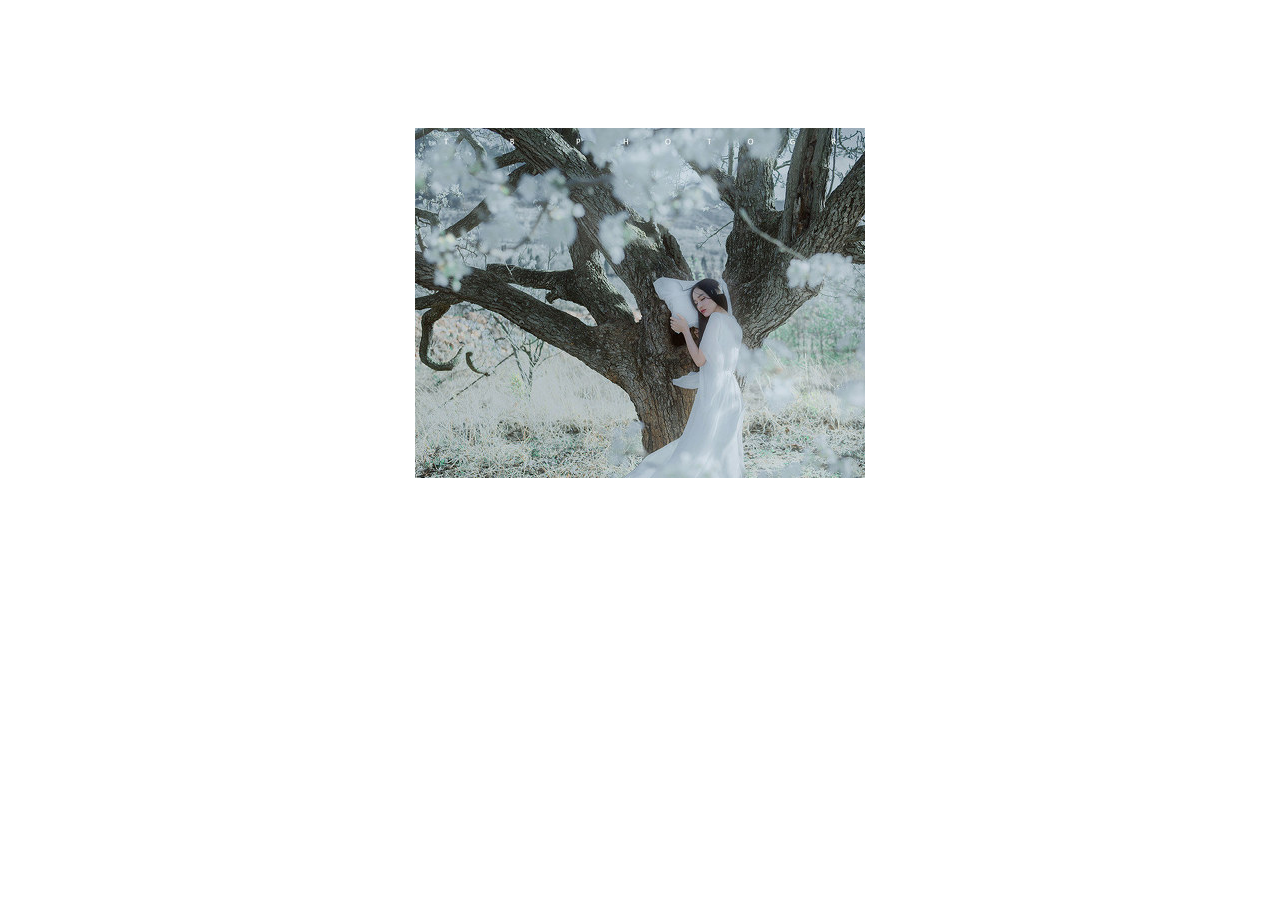
<file: 自己写的banner插件/index.html>
<!DOCTYPE html>
<html>
	<head>
		<meta charset="UTF-8">
		<title></title>
		<link rel="stylesheet" type="text/css" href="css/reset.css"/>
		<link rel="stylesheet" type="text/css" href="css/style.css"/>
	</head>
	<body>
		<!--编写banner插件-->
		<div class="fd-banner-wrap">
			<div class="fd-prevbar">
			</div>
			<div class="fd-images-wrap">
				<ul>
					<li><img src="img/banner_01.jpg"/></li>
					<li><img src="img/banner_02.jpg"/></li>
					<li><img src="img/banner_03.jpg"/></li>
					<li><img src="img/banner_04.jpg"/></li>
					<li><img src="img/banner_05.jpg"/></li>
				</ul>
			</div>
			<div class="fd-nextbar">
			</div>
			<div class="fd-navwrap">
				<ul>
					<li class="fd-li-on"></li>
					<li></li>
					<li></li>
					<li></li>
					<li></li>
				</ul>
			</div>
		</div>
	<script src="js/jquery-1.8.2.min.js" type="text/javascript" charset="utf-8"></script>
	<script src="js/scrollbar3.js" type="text/javascript" charset="utf-8"></script>
	</body>
</html>
</file>
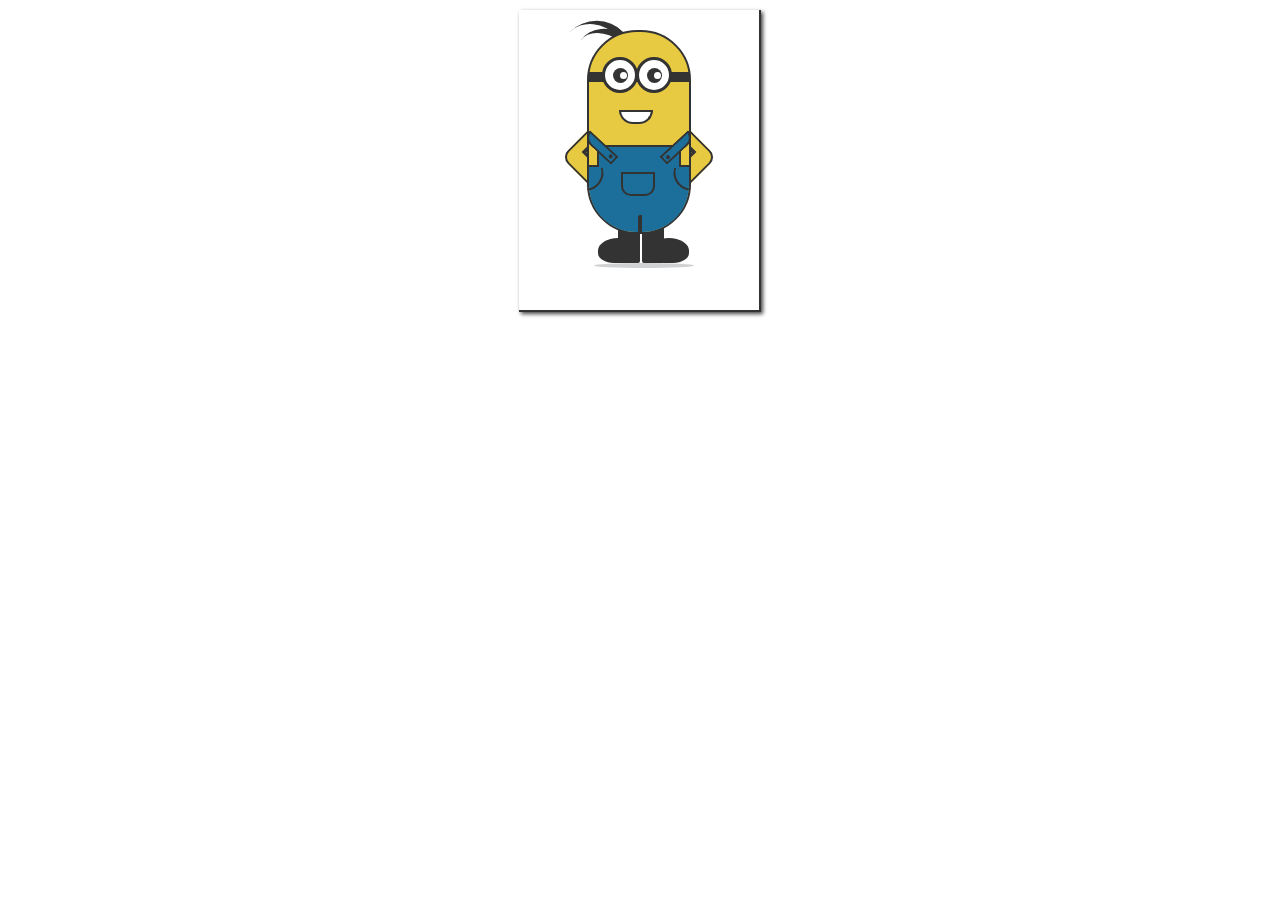
<file: css3制作icon/css3画小黄人.html>
<!DOCTYPE html>
<html>
	<head>
		<meta charset="UTF-8">
		<title></title>
		<link rel="stylesheet" type="text/css" href="css/reset.css"/>
		<link rel="stylesheet" type="text/css" href="css/style1.css"/>
	</head>
	<body>
		<div class="fd-back-wrap">
				<!--身体部分-->
				<div class="fd-xhr-wrap">
				<!--裤子部分-->
				<div class="fd-xhr-kz">
					<!--裤子的左吊带-->
					<div class="fd-xhr-kz-leftdd">
						
					</div>
					<!--裤子的右吊带-->
					<div class="fd-xhr-kz-leftdd fd-xhr-kz-rightdd">
						
					</div>
					<!--裤兜-->
					<div class="fd-xhr-kd">
						
					</div>
				    <!--中间三条线-->
				    	<span class="fd-xhr-kx-left"></span>
				    	<span class="fd-xhr-kx-center"></span>
				    	<span class="fd-xhr-kx-left fd-xhr-kx-right"></span>
				</div>
				  <!--眼睛部分-->
			    <div class="fd-eyes-wrap">
			    	<div class="fd-eyes-left">
			    		<div class="fd-eyes-left-white">
			    			
			    		</div>
			    	</div>
			    	<div class="fd-eyes-left fd-eyes-right">
			    		<div class="fd-eyes-left-white">
			    			
			    		</div>
			    	</div>
			    </div>
			    <!--嘴巴-->
			    <div class="fd-mouse-wrap">
			    	
			    </div>
			</div>
		   <!--左右胳膊-->
		    <div class="fd-leftarm-style">
		    	
		    </div>
		    <div class="fd-righttarm-style">
		    	
		    </div>
		    <!--左右脚-->
		    <div class="fd-leftfoot-style fd-leftfoot-style1">
		    	
		    </div>
		    <div class="fd-leftfoot-style fd-rightfoot-style">
		    	
		    </div>
		    <!--底部阴影-->
		    <div class="fd-foot-shadow">
		    	
		    </div>
		    <!--头发-->
		    <div class="fd-hair-wrap">
		    	
		    </div>
		</div>
	</body>
</html>
</file>
<file: jquery实现自定义滚动条/css/global.css>
.fd-scroll-wrap {
	position:relative;
	width: 300px;
	height: 500px;
	margin: 0 auto;
	padding: 015px;
	border: 1px solid green;
	background-color: pink;
	overflow: hidden;
}

.fd-scroll-content {
	width: 100%;
}

.fd-scroll-content h2 {
	font: 16px/3 "microsoft yahei";
}

.fd-scroll-content p {
	margin-bottom: 10px;
	font: 14px/20px "microsoft yahei";
}

.fd-scroll-bar-wrp {
	position:absolute;
	top: 0;
	right: 0;
	width: 10px;
	height: 100%;
	border-radius: 3px;
	background-color: yellow;
}

.fd-scrollbar {
	position: absolute;
	top: 0;
	left: 1px;
	width: 8px;
	height: 15px;
	margin: 0 0 0 1px;
	border-radius: 3px;
	background-color:green;
	
}

.fd-tab-items li {
	float: left;
	width: 100px;
	height: 40px;
	background-color: pink;
}

.fd-tab-items li.fd-li-active {
	background-color: green;
}

.fd-tab-items:after{
	display: block;
	content: '';
	clear: both;
}

.fd-tab-items a {
	display: block;
    text-align: center;
    color: #fff;
    line-height: 40px;
}

.fd-tab-items {
    width: 300px;
	margin: 0 auto;
}

h2.fd-h2 {
	color: #fff;
	font-style: initial;
	font-weight: 900;
}
</file>
<file: 立案叫号系统/css/common.css>
/**
* @author xieyq
* @file common.cs
**/
html, body {
    width: 100%;
    height: 100%;
}
.fd-body {
    min-width: 1280px;
    min-height: 699px;
}
/********* 整个容器的样式 *********/
.fd-wrapper {
    position: relative;
    width: 100%;
    height: 100%;
    background-color: #fff;
}
/**** 左侧容器样式 ****/
.fd-left-wrapper {
    position: relative;
    float: left;
    padding: 2rem 2rem 0;
    box-sizing: border-box;
    width: 32%;
    height: 100%;
}
/**** 右侧布局 ****/
.fd-right-wrapper {
    position: relative;
    margin-left: 32%;
    padding-left: 10%;
    height: 100%;
    background: url(../images/bg-right.png) 0 center/cover no-repeat;
}
/**** 左侧导航线绘制 ****/
.fd-nav-line {
    position: absolute;
    top: 0;
    left: 3.39rem;
    height: 100%;
    width: 3px;
    background-color: #d3dee8;
}
/**** 左侧内容样式 ****/
.fd-left-con {
    position: relative;
    padding-top: 2.44rem;
    box-sizing: border-box;
    width: 100%;
    height: 100%;
}
/**** 左侧内容头部标题部分 ****/
.fd-left-con-h {
    position: absolute;
    top: 0;
    left: 0;
    width: 7.72rem;
    height: 2.44rem;
    border: 1px solid #1c6b6f;
    box-shadow: 0 1px 4px 0 rgba(15, 70, 73, 0.55);
    border-radius: 22px;
    line-height: 2.44rem;
    font-family: "microsoft yahei";
    font-size: 1rem;
    color: #0f4649;
    text-align: center;
    background-color: #fff;
}
.fd-left-con-info-wrap {
    position: relative;
    box-sizing: border-box;
    padding-top: 0.5rem;
    padding-bottom: 0.5rem;
    width: 100%;
}
/*** 左侧内容信息部分样式 ****/
.fd-left-con-info,
.fd-left-con-info ul{
    position: relative;
    width: 100%;
    height: 100%;
    overflow: hidden;
}
/**** 当个排队的item样式 ****/
.fd-queue-item {
    height: 12.5%;
    padding: 1.28rem 0;
    box-sizing: border-box;
}
.fd-queue-num-wrap {
    float: left;
    height: 2rem;
    background-color: #fff;
}
.fd-queue-item .fd-queue-num{
    display: block;
    margin-top: 0.22rem;
    width: 2.89rem;
    height: 1.5rem;
    border-radius: 0.75rem;
    line-height: 1.5rem;
    color: #424242;
    font-family: "Arial";
    font-size: 1rem;
    text-align: center;
    background-color: #d9f3eb;
}
.fd-queue-item.active .fd-queue-num{
    color: #fff;
    background-color: #1f8e92;
}
.fd-queue-con {
    margin-left: 3.44rem;
}
.fd-queue-con-h {
    margin-bottom: 0.39rem;
}
.fd-queue-item-name {
    font-size: 1.22rem;
    color: #073144;
    font-family: "microsoft yahei";
	margin-right:0.5rem;
}
.fd-queue-item-info {
    display: inline-block;
    vertical-align: bottom;
    font-size: 0.89rem;
    color: #555;
    font-family: "microsoft yahei";
}
.fd-queue-item-info:not(:last-child):after {
    content: '|';
    margin-left: 0.5rem;
    margin-right: 0.5rem;
	color: #cfcfd0;
}
.fd-queue-item-time:before {
    content: url(../images/icon-time.png);
    margin-right: 0.28rem;
}
/**** 排队item的label容器样式 ****/
.fd-queue-item-label-wrap {
    overflow: hidden;
}
.fd-queue-item-label {
    float: left;
    margin-right: 0.56rem;
    border: 1px solid #b7b7b7;
    width: 4.8rem;
    height: 1.22rem;
    line-height: 1.22rem;
    font-size: 0.78rem;
    font-family: "microsoft yahei";
    color: #555;
}

.fd-queue-item-wrap {
	width: 4.2rem;
    margin: 0 0.31rem;
}

.fd-queue-item-label:before {
    margin-left: 0.33rem;
    margin-right: 0.28rem;
}
.fd-label-01 .fd-label-icon {
    position: relative;
    display: inline-block;
    float: left;
    margin-top: 0.275rem;
    margin-right: 0.28rem;
    width: 0.83rem;
    height: 0.67rem;
}

.fd-label-special .fd-label-icon {
	margin-top: 0 ;
    margin-right: 0 ;
}
.fd-label-01 .fd-label-icon label {
    position: absolute;
    color: #526162;
    line-height: 0.28rem;
    font-size: 0.67rem;
}
.fd-label-01 .fd-label-icon label:before {
    content: '●';
}
.fd-label-01 .fd-label-icon label:nth-child(1) {
    top: 0;
    left: 0;
}
.fd-label-01 .fd-label-icon label:nth-child(2) {
    top: 0;
    right: 0;
}
.fd-label-01 .fd-label-icon label:nth-child(3) {
    bottom: 0;
    left: 0;
}
.fd-label-01 .fd-label-icon label:nth-child(4) {
    bottom: 0;
    right: 0;
}
/**** 根据等级设置对应的背景颜色 ****/
.fd-label-01[type="1"] label:nth-child(1),
.fd-label-01[type="2"] label:nth-child(1),
.fd-label-01[type="3"] label:nth-child(1),
.fd-label-01[type="4"] label:nth-child(1),
.fd-label-01[type="2"] label:nth-child(2),
.fd-label-01[type="3"] label:nth-child(2),
.fd-label-01[type="4"] label:nth-child(2),
.fd-label-01[type="3"] label:nth-child(3),
.fd-label-01[type="4"] label:nth-child(3),
.fd-label-01[type="4"] label:nth-child(4){
    color: #f86058;
}
.fd-label-01 span {
    display: block;
    margin-left: 1.0rem;
    width: 3.6rem;
}

.fd-label-02 {
    margin-left: 0.5rem;
    vertical-align: middle;
    width: 0.6rem;
}

.fd-label-02:before {
    content: '?';
    font-size: 0.89rem;
    font-family: 'Arial';
    font-weight: bold;
    color: #ffb400;
}
.fd-label-03 {
    background: url(../images/icon-queue-item-label-03.png) 5px center no-repeat;
    padding-left: 1.4rem;
    width: 3.57rem;
}
/**** 页面右侧部分的样式 ****/
.fd-right-con {
    position: relative;
    box-sizing: border-box;
    padding-top: 2.78rem;
    padding-bottom: 6.83rem;
    width: 100%;
    height: 100%;
}
/**** 右侧头部内容部分 ****/
.fd-right-h {
    position: absolute;
    top: 1.11rem;
    width: 100%;
    height: 1.89rem;
}
/**** 右侧内容标题部分 ****/
.fd-right-h-tit {
    float: left;
}
.fd-right-h-tit span {
    font-family: "microsoft yahei";
    height: 1.89rem;
}
/**** logo的名称 ****/
.fd-logo-name {
    padding-left: 2.11rem;
    font-size: 1.39rem;
    color: #fff;
    font-weight: bold;
    text-shadow: 0 1px 1px rgba(21,84,73,0.75);
    background: url(../images/icon-logo.png) 0 bottom/1.56rem 1.89rem no-repeat;
}
.fd-split-line {
    margin: 0 0.5rem;
    color: #fff;
}

.fd-win-mode {
	padding-left: 1.6rem;
    background: url(../images/icon04.png) 0 center no-repeat;
}

.fd-sy-name {
    font-size: 1.11rem;
    color: #fff;
    text-shadow: 0 1px 1px rgba(21,84,73,0.75);
}
/**** 右侧内容用户位置部分 ****/
.fd-user-position-wraper {
    float: right;
    margin-right: 1.44rem;
    font-family: "microsoft yahei";
    font-size: 0.78rem;
    color: #fff;
}
.fd-user-position-label {
    padding-left: 0.89rem;
    background: url(../images/icon-user-pos.png) 0 center/0.67rem 0.83rem no-repeat;
}
/*** 叫号接待情况容器 ****/
.fd-reception-wrapper {
    position: absolute;
    left: 50%;
    bottom: 5.72rem;
    width: 32.28rem;
    height: 5.22rem;
    -webkit-transform: translateX(-50%);
    -moz-transform: translateX(-50%);
    -ms-transform: translateX(-50%);
    -o-transform: translateX(-50%);
    transform: translateX(-50%);
    border-radius: 3.5rem;
    box-shadow: inset 0 3px 3px 0 rgba(16, 87, 91, 0.5), 0 2px 0 0 rgba(255,255,255,0.17);
    background-color: #166f74;
}
/**** 接待信息项样式 ****/
.fd-reception-item-wrap {
    float: left;
    padding: 1rem 0;
    box-sizing: border-box;
    width: 24%;
    height: 100%;
    text-align: center;
    color: #fff;
}
.fd-reception-item-wrap:first-child,
.fd-reception-item-wrap:last-child {
    width: 26%;
}

/**** 最右侧橘黄色样式 ****/
.fd-reception-item-wrap:first-child:hover {
	background-color: #f07f1b;
    border-radius: 3.5rem 0 0 3.5rem;
    box-shadow: inset 0 3px 3px 0 rgba(255,255,255,0.26), 0 1px 3px 0 rgba(42,49,57,0.43);
	cursor: pointer;
}

.fd-reception-item-wrap.active {
    background-color: #f07f1b;
    border-radius: 0 3.5rem 3.5rem 0;
    box-shadow: inset 0 3px 3px 0 rgba(255,255,255,0.26), 0 1px 3px 0 rgba(42,49,57,0.43);
	cursor: pointer;
}
.fd-reception-item {
    box-sizing: border-box;
    border-right: 1px solid #458c90;
}
.fd-reception-item-wrap:last-child .fd-reception-item {
    border-right: none;
}
.fd-reception-item-name {
    margin-bottom: 0.28rem;
    font-size: 1rem;
}
.fd-reception-item-value {
    font-family: "Arial";
    font-size: 1.89rem;
}
.fd-reception-item-value .fd-percent {
    font-size: 1.33rem;
}
/**** 中间水泡样式 ****/
.fd-main-wrapper {
    position: relative;
    width: 100%;
    height: 100%;
   /* background: url(../images/img-Blister.png) center center/contain no-repeat;*/
}
/*** 中间叫号部分样式 ****/
.fd-queue-info {
    position: absolute;
    top: 50%;
    left: 50%;
    width: 26rem;
    height: 26rem;
    -webkit-transform: translate(-50%, -50%);
    -moz-transform: translate(-50%, -50%);
    -ms-transform: translate(-50%, -50%);
    -o-transform: translate(-50%, -50%);
    transform: translate(-50%, -50%);
}
.fd-my-reception {
    display: block;
    line-height: 2rem;
    font-size: 1.22rem;
    text-align: center;
    color: #fff;
    cursor: pointer;
}
.fd-my-reception:hover {
    font-size: 1.33rem;
}
.fd-my-reception-value {
    font-family: Arial;
    text-align: center;
    color: #fff;
    font-size: 5.22rem;
}
.fd-queue-btn {
    position: absolute;
    bottom: 2.78rem;
    left: 50%;
    font-family: "microsoft yahei";
    text-align: center;
    font-size: 1.67rem;
    color: #177a77;
    filter: glow(color=red, strength=5);
  	text-shadow: 0 2px 2px rgba(251,43,11,0.75);
}
/*
.fd-queue-btn:hover {
    color: #1d7571;
    font-size: 1.78rem;
    cursor: url(../images/img-cursor.ico), auto;
}*/
.fd-pages {
    position: absolute;
    right: 0;
    top: 50%;
    right: 1rem;
    -webkit-transform: translateY(-50%);
    -moz-transform: translateY(-50%);
    -ms-transform: translateY(-50%);
    -o-transform: translateY(-50%);
    transform: translateY(-50%);
}
.fd-pages a {
    display: block;
    color: #86888a;
}
.fd-pages a:hover,
.fd-pages a.fd-current {
    color: #0f4649;
}
.fd-pages-prev,
.fd-pages-next {
    position: absolute;
    left: 50%;
    margin-left: -5px;
    width: 20px;
    height: 14px;
    z-index: 2;
    background: url(../images/icon-pages-arrow1.png) 0 0 no-repeat;
}
.fd-pages-prev:hover,
.fd-pages-next:hover  {
    opacity: 1;
}
.fd-pages-prev.disabled,
.fd-pages-next.disabled {
    opacity: 0.6;
    cursor: default;
}

.fd-pages-prev.hided,
.fd-pages-next.hided {
   display: none;
}
.fd-pages-prev {
    top: 0.28rem;
}
.fd-pages-prev {
    bottom: 1rem;
    -webkit-transform: rotateZ(180deg);
    -moz-transform: rotateZ(180deg);
    -ms-transform: rotateZ(180deg);
    -o-transform: rotateZ(180deg);
    transform: rotateZ(180deg);
}
/**** 鼠标样式图层 ****/
.fd-cursor {
    display: none;
    position: absolute;
    top: 0;
    left: 0;
    height: 32px;
 }
 
.fd-label-02 span {
    margin-right: 0.2rem;
    margin-left: 1.3rem;
	margin-top: 0;
}

/*********暂停按钮样式begin**************/
.fd-reception-item-stop-wrap {
	position: absolute;
	top: 6.0rem;
    left: 13.29rem;
	width: 5.86rem;
	height: 2.14rem;
	border-radius: 0.26rem;
	border-top: 0.07rem solid #38c5c7;
	border-bottom: 0.14rem solid #19787d;
	background-color: #2aa9ab;
}

.fd-reception-item-stop-wrap a {
	display: block;
	color: #fff;
	padding-left: 2.57rem;
	font: 1rem/2.14rem 'Microsoft yahei';
	background: url(../images/icon02.png) 1.5rem center no-repeat;
}

256 left
/*********暂停按钮样式end**************/
</file>
<file: 立案叫号系统/css/svg.css>
svg {
    border: 1px solid pink;
}
</file>
<file: 自己写的banner插件/css/style.css>
body {
	color: #333;
	font-size: 14px;
	font-family: "microsoft yahei";
}

.fd-banner-wrap {
	position: relative;
	width: 450px;
	height: 350px;
	margin: 10% auto;
}

.fd-prevbar {
	position: absolute;
	opacity: 0;
    z-index: 1;
    top: 140px;
    left: 0;
    width: 77px;
    height: 71px;
    background: url(../img/icon_banner.png) 0 -77px no-repeat;
    cursor: pointer;
}


.fd-nextbar {
	position: absolute;
	opacity: 0;
	z-index: 1;
    top: 140px;
    right: 0;
    width: 77px;
    height: 71px;
    background: url(../img/icon_banner.png) 0 0 no-repeat;
    cursor: pointer;
}

.fd-images-wrap {
	position: relative;
	width: 100%;
	height: 100%;
	overflow: hidden;
}

.fd-navwrap {
	opacity: 0;
    position: absolute;
    left: 160px;
    bottom: 20px;
}

.fd-navwrap li {
    float: left;
    width: 20px;
    height: 20px;
    margin-right: 5px;
    background: url(../img/icon_banner.png) 0 -156px no-repeat;
    text-align: center;
    cursor: pointer;
}

.fd-navwrap li.fd-li-on {
	 background: url(../img/icon_banner.png) 0 -194px no-repeat;
}
</file>
<file: css3制作icon/css/style1.css>
.fd-back-wrap {
    width: 220px;
    height: 280px;
    position: relative;
    margin: 10px auto;
    padding: 10px;
    border-bottom: 2px solid #333;
    border-right: 2px solid #333;
    box-shadow: 2px 2px 4px #444;
}

.fd-xhr-wrap {
    position: relative;
    z-index: 10;
    width: 100px;
    height: 200px;
    margin: 10px auto;
    background-color: #e7c942;
    border: 2px solid #333;
    border-radius: 50px;
}

.fd-xhr-kz {
    position: absolute;
    bottom: 0;
	width: 100px;
    height: 65px;
    background: #1d6f9b;
    border-bottom-left-radius: 47px;
    border-bottom-right-radius: 47px;
    border-top: 2px solid #333;
}

.fd-xhr-kz:after {
    position: absolute;
    top: -22px;
    left: 8px;
	content: '';
    width: 80px;
    height: 20px;
    background-color: #1d6f9b;
    border: 2px solid #333;
    border-bottom: 0;
}

.fd-xhr-kz-leftdd {
    position: absolute;
    top: -39px;
    left: 6px;
    width: 7px;
    height: 35px;
    background-color: #1d6f9b;
    border: 2px solid #333;
    border-top-left-radius: 12px;
    -webkit-transform: rotate(-47deg);
    z-index: 999;
}

.fd-xhr-kz-leftdd:after {
	content: '';
    background-color: #333;
    width: 4px;
    height: 4px;
    position: absolute;
    bottom: 2px;
    left: 2px;
    border-radius: 2px;
}

.fd-xhr-kz-rightdd {
	right: 6px;
    left: inherit;
    -webkit-transform: rotate(47deg);
    border-top-left-radius: 0;
    border-top-right-radius: 12px;
}

.fd-xhr-kd {
    position: absolute;
    top: 5px;
    left: 32px;
    width: 30px;
    height: 20px;
    border: 2px solid #333;
    border-bottom-left-radius: 10px;
    border-bottom-right-radius: 10px;
}

.fd-xhr-kx-left {
    width: 18px;
    height: 18px;
    position: absolute;
    left: -4px;
    top: 2px;
    border-right: 2px solid #333;
    border-bottom: 2px solid #333;
    transform: rotate(-12deg);
    border-radius: 50%;
    border-bottom-right-radius: 100px;
}

.fd-xhr-kx-right {
    transform: rotate(101deg);
    right: -3px;
    left: inherit;
}

.fd-xhr-kx-center {
	width: 26px;
    height: 17px;
    position: absolute;
    border-left: 4px solid #333;
    border-top-left-radius: 2px;
    border-top-right-radius: 2px;
    left: 49px;
    bottom: 0;
}

.fd-eyes-wrap {
    width: 100px;
    height: 10px;
    background-color: #333;
    position: absolute;
    top: 40px;
}

.fd-eyes-left {
	width: 30px;
    height: 30px;
    background-color: #fff;
    border: 3px solid #333;
    border-radius: 50%;
    position: absolute;
    top: -15px;
    left: 13px;
}

.fd-eyes-left-white {
	position: relative;
	width: 15px;
    height: 15px;
    background-color: #333;
    border-radius: 50%;
    margin: 7.5px auto;
}

.fd-eyes-left-white:after {
    position: absolute;
    content: '';
    right: 1px;
    top: 1px;
    width: 7px;
    height: 7px;
    margin: 3px auto;
    background-color: #fff;
    border-radius: 50%;
}

.fd-eyes-right {
	left: 47px;
}

.fd-mouse-wrap {
    position: absolute;
    left: 30px;
    top: 78px;
    width: 30px;
    height: 10px;
    border: 2px solid #333;
    background-color: #fff;
    border-bottom-left-radius: 50px;
    border-bottom-right-radius: 50px;
}
/*胳膊样式begin*/
.fd-leftarm-style {
    position: absolute;
    background-color: #e7c942;
    border-bottom-left-radius: 10px;
    width: 64px;
    height: 36px;
    border: 2px solid #333;
    -webkit-transform: rotate(45deg);
    z-index: 0;
    bottom: 123px;
    left: 46px;
    border-right: 2px solid transparent;
    border-top: 2px solid transparent;
}

.fd-leftarm-style:after {
	content: '';
    position: absolute;
    left: 9px;
    width: 31px;
    height: 15px;
    border: 4px solid #333;
    -webkit-transform: rotateX(-45deg);
	
}

.fd-righttarm-style {
    position: absolute;
    z-index: 0;
	left: inherit;
    right: 46px;
    bottom: 123px;
    width: 64px;
    height: 36px;
    -webkit-transform: rotate(-45deg);
    background-color: #e7c942;
    border-bottom-right-radius: 10px;
    border: 2px solid #333;
    border-left: 2px solid transparent;
    border-top: 2px solid transparent;
}

.fd-righttarm-style:after {
	content: '';
    position: absolute;
    right: 9px;
    width: 31px;
    height: 15px;
    border: 4px solid #333;
    -webkit-transform: rotateX(-45deg);
}

.fd-leftfoot-style {
    position: absolute;
    left: 99px;
    bottom: 47px;
	width: 22px;
    height: 40px;
    border-bottom-right-radius: 2px;
    border-bottom-left-radius: 2px;
    background-color: #333;
}

.fd-leftfoot-style:after {
	content: '';
    position: absolute;
    width: 40px;
    height: 25px;
    background-color: #333;
    border-top-left-radius: 50%;
    left: -20px;
    top: 15px;
    z-index: 1;
    border-bottom-left-radius: 40%;
}

.fd-rightfoot-style {
	left: 123px;
}

.fd-rightfoot-style:after {
    content: '';
    position: absolute;
    width: 40px;
    height: 25px;
    background-color: #333;
    border-top-right-radius: 50%;
    left: 7px;
    top: 15px;
    z-index: 1;
    border-bottom-right-radius: 40%;
}
/*胳膊样式end*/

/*底部阴影样式begin*/
.fd-foot-shadow {
    position: absolute;
    bottom: 42px;
    left: 75px;
	width: 100px;
    height: 5px;
    background-color: rgba(160,164,167,0.5);
    border-radius: 90%;
}
/*底部阴影样式end*/
/*头发样式begin*/
.fd-hair-wrap {
    position: absolute;
    top: 20px;
    left: 13px;
    width: 124px;
    height: 122px;
    border-top: 7px solid #333;
    border-radius: 30%;
    transform: rotate(46deg);
    -webkit-transform: rotate(46deg);
}

.fd-hair-wrap:before {
    content: '';
    position: absolute;
    top: -11px;
    left: 17px;
    width: 122px;
    height: 102px;
    border-top: 7px solid #333;
    border-radius: 27%;
    transform: rotate(46deg);
    -webkit-transform: rotate(-10deg);
}
/*头发样式end*/

/*头发动画样式begin*/
.fd-hair-wrap {
	animation: leftair 2.5s ease-in-out infinite;
	-webkit-animation: leftair 2.5s ease-in-out infinite;
}


/*.fd-hair-wrap:before {
	animation: leftair1 1s ease-in-out infinite;
	-webkit-animation: leftair1 1s ease-in-out infinite;
}
*/
@-moz-keyframes leftair {
    0%,25%,31%,100%{
    }
    
    30%{
         -webkit-transform: rotate(56deg) translate3d(-3px,-1px,0);
    }
	
}

@-webkit-keyframes leftair {
	0%,25%,31%,100%{
    }
    
    30%{
        -webkit-transform: rotate(56deg) translate3d(-3px,-1px,0);
    }
}
/*
@-moz-keyframes leftair1 {
    0%,25%,31%,100%{
    }
    
    30%{
        -webkit-transform: rotate(-4deg);
    }
	
}

@-webkit-keyframes leftair1 {
	0%,25%,31%,100%{
    }
    
    30%{
        -webkit-transform: rotate(-4deg);
    }
}*/

/*头发动画样式end*/

.fd-eyes-left-white {
	-webkit-animation: 5s eyesanimate ease-in infinite;
}

@-webkit-keyframes eyesanimate {
    0%,20%,50%,70%,100%{
        -webkit-transform: translateX(0px);
    }
    30%,40%{
        -webkit-transform: translateX(6px);
    }
    80%,90%{
        -webkit-transform: translateX(-6px);
    }
}

@-moz-keyframes eyesanimate {
    0%,20%,50%,70%,100%{
        -webkit-transform: translateX(0px);
    }
    30%,40%{
        -webkit-transform: translateX(6px);
    }
    80%,90%{
        -webkit-transform: translateX(-6px);
    }
}

.fd-eyes-left-white:after {
	-webkit-animation: 5s eyesanimate1 ease-in-out infinite;
}

@-webkit-keyframes eyesanimate1 {
    0%,20%,50%,70%,100%{
        top: 1px;
        right: 1px;	
    }
    30%,40%{
      top: 2px;
      right: 1px;
    }
    80%,90%{
      top: 3px;
      right: 7px;
    }
}

@-moz-keyframes eyesanimate1 {
    0%,20%,50%,70%,100% {
        top: 1px;
        right: 1px;
    }
    
    30%,40% {
      top: 2px;
      right: 3px;
    }
    
    80%,90%{
      top: 3px;
      right: 7px;
    }
}

.fd-mouse-wrap {
	-webkit-animation: 3s mousemove ease infinite;
}

@-webkit-keyframes mousemove {
	0% {
		-webkit-transform:scale(1);
	}
	
	50% {
		-webkit-transform:scale(1.4);
	}
	
	100% {
		-webkit-transform:scale(1);
	}
	
}

.fd-leftarm-style {
	-webkit-animation: 0.8s handlemove ease-in-out infinite;
}

.fd-righttarm-style {
	-webkit-animation: 0.9s handlemove1 ease-in-out infinite;
}

@-webkit-keyframes handlemove {
	0%,50%,100% {
	   -webkit-transform: rotate(45deg);
	}
	
	30% {
	     -webkit-transform: rotate(48deg) translateX(-1px);
	}
}

@-webkit-keyframes handlemove1 {
	0%,50%,100% {
	   -webkit-transform: rotate(-45deg);
	}
	
	80% {
	     -webkit-transform: rotate(-48deg) translateX(1px);
	}
}

.fd-leftfoot-style1 {
	-webkit-animation: 0.8s leftfootmove ease-in-out infinite;
}

@-webkit-keyframes leftfootmove {
	0%,50%,100% {
		-webkit-transform: rotate(0deg);
	}
	80% {
		-webkit-transform: rotate(10deg);
	}
}


.fd-rightfoot-style {
	-webkit-animation: 0.8s leftfootmove1 ease infinite;
}

@-webkit-keyframes leftfootmove1 {
	0%,50%,100% {
		-webkit-transform: rotate(0deg);
	}
	30% {
		-webkit-transform: rotate(-10deg);
	}
}
</file>
